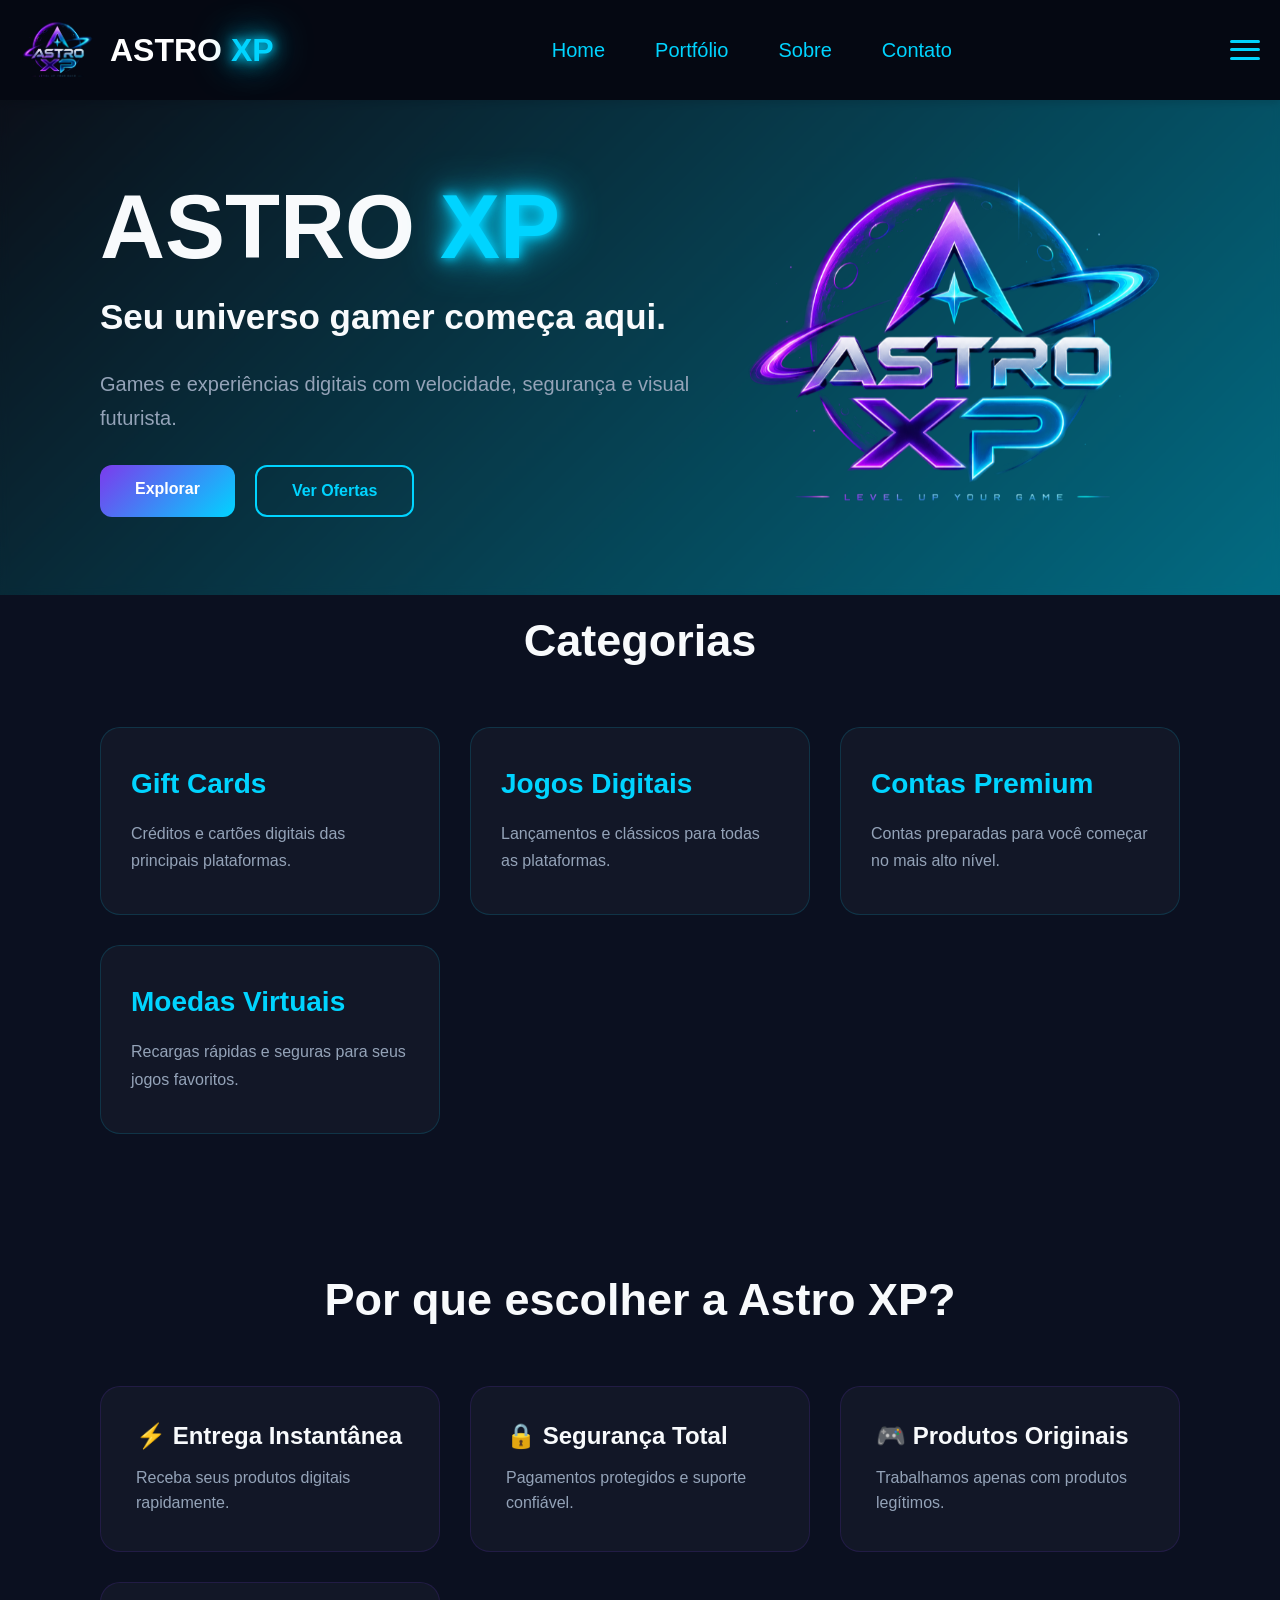
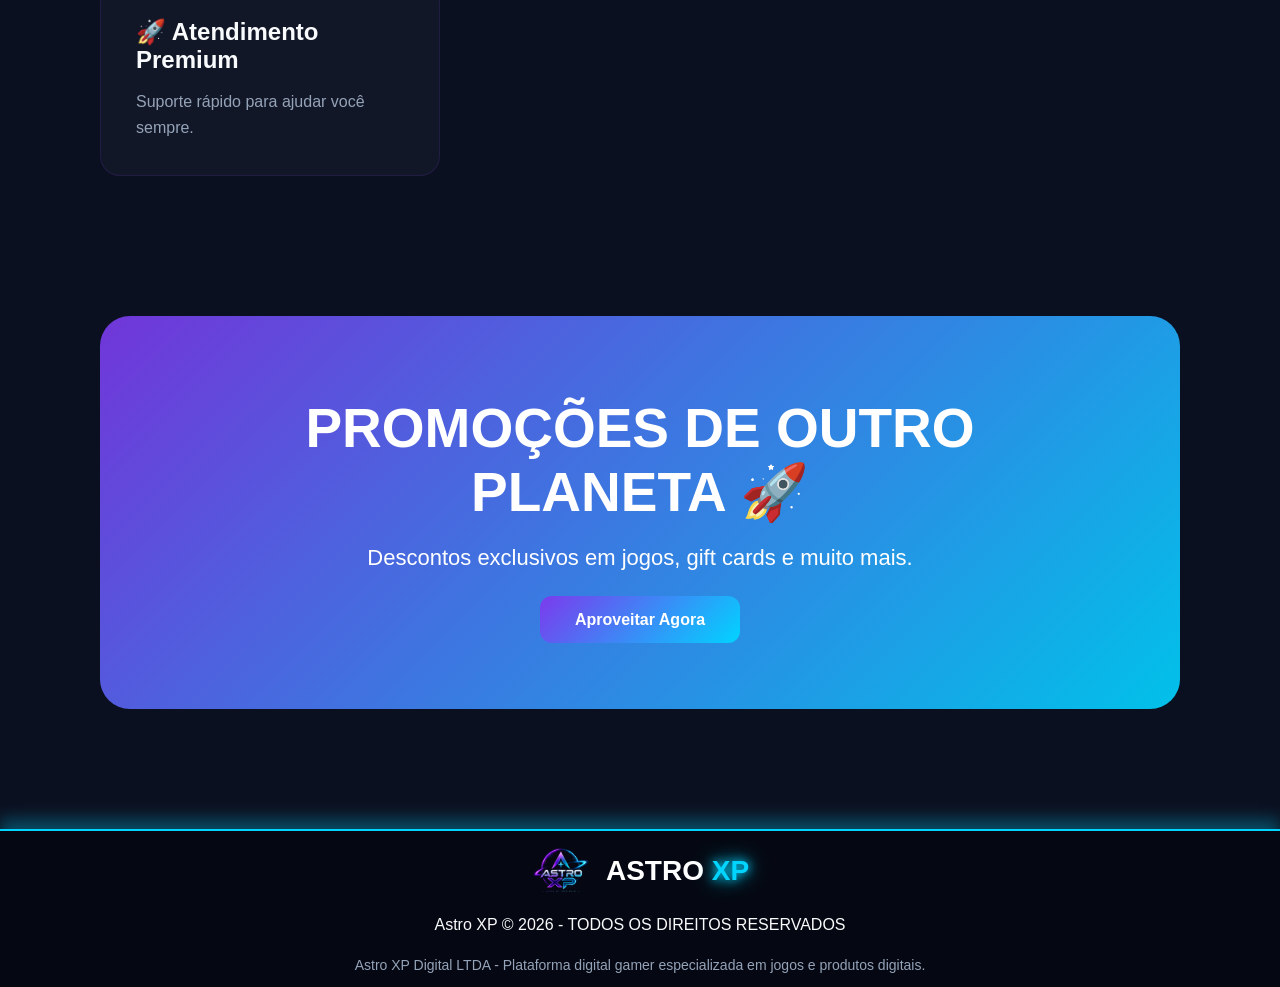
<file: index.html>
<!DOCTYPE html>
<html lang="pt-BR">
<head>
    <meta charset="UTF-8">
    <meta name="viewport" content="width=device-width, initial-scale=1.0">
    <!-- CSS EXTERNO -->
     <link rel="stylesheet" href="./src/css/style.css">
     <link rel="icon" type="image/png" href="./src/assets/imgs/logo.png">
    <title>Astro XP | Home</title>
</head>
<body>

    <div id="inicio">
        <img src="./src/assets/imgs/imghero.gif" alt="imagem" id="imgHero">
        <h1 id="titulo">Carregando...</h1>
        <div class="barra">
            <div class="progresso"></div>
        </div>
    </div>
 
    <header>
 
        <div class="logo-container">
            <img src="./src/assets/imgs/logo.png" alt="logo" id="logo">
            <h1 class="texto-logo">ASTRO <span>XP</span></h1>
        </div>
 
        <nav class="nav-links" id="links">
            <ul>
                <li><a href="./index.html">Home</a></li>
                <li><a href="./pages/portfolio.html">Portfólio</a></li>
                <li><a href="./pages/sobre.html">Sobre</a></li>
                <li><a href="./pages/contato.html">Contato</a></li>
            </ul>
        </nav>
                       <!-- MENU HAMBURGER -->
        <div class="menu-hamburguer" id="menu-icone">
            <span></span>
            <span></span>
            <span></span>
        </div>

    </header>
    <main>

        <section class="home">
            <div class="home-texto">

                <h1>ASTRO <span>XP</span></h1>
                <h2>Seu universo gamer começa aqui.</h2>
                <p>Games e experiências digitais com velocidade, segurança e visual futurista.</p>

                <div class="home-botoes">
                    <a href="./pages/portfolio.html" class="btn-explorar">Explorar</a>
                    <a href="./pages/portfolio.html" class="btn-ofertas">Ver Ofertas</a>
                </div>

            </div>

            <div class="home-img">
                <img src="./src/assets/imgs/logo.png" alt="Astro XP">
            </div>
        </section>

        <section class="categorias">
            <h2 class="section-titulo">Categorias</h2>
            <div class="cards-container">

                <div class="card">

                    <h3>Gift Cards</h3>
                    <p>Créditos e cartões digitais das principais plataformas.</p>

                </div>

                <div class="card">

                    <h3>Jogos Digitais</h3>
                    <p>Lançamentos e clássicos para todas as plataformas.</p>

                </div>

                <div class="card">

                    <h3>Contas Premium</h3>
                    <p>Contas preparadas para você começar no mais alto nível.</p>

                </div>

                <div class="card">

                    <h3>Moedas Virtuais</h3>
                    <p>Recargas rápidas e seguras para seus jogos favoritos.</p>

                </div>

            </div>

        </section>

        <section class="beneficios">
            <h2 class="section-titulo">Por que escolher a Astro XP?</h2>

            <div class="beneficios-container">

                <div class="beneficio">

                    <h3>⚡ Entrega Instantânea</h3>
                    <p>Receba seus produtos digitais rapidamente.</p>

                </div>

                <div class="beneficio">

                    <h3>🔒 Segurança Total</h3>
                    <p>Pagamentos protegidos e suporte confiável.</p>

                </div>

                <div class="beneficio">

                    <h3>🎮 Produtos Originais</h3>
                    <p>Trabalhamos apenas com produtos legítimos.</p>

                </div>

                <div class="beneficio">

                    <h3>🚀 Atendimento Premium</h3>
                    <p>Suporte rápido para ajudar você sempre.</p>

                </div>

            </div>

        </section>

        <!-- BANNER -->
        <section class="banner">

            <h2>PROMOÇÕES DE OUTRO PLANETA 🚀</h2>
            <p> Descontos exclusivos em jogos, gift cards e muito mais.</p>
            <a href="./pages/portfolio.html" class="btn-explorar">Aproveitar Agora</a>

        </section>


    </main>
    
    <footer>

        <div class="footer-logo">
            <img src="./src/assets/imgs/logo.png" alt="Logo Astro XP">
            <h2>ASTRO <span>XP</span></h2>
        </div>
        
        <p class="footer-direitos">Astro XP &copy; 2026 - TODOS OS DIREITOS RESERVADOS</p>
        <p class="footer-info">Astro XP Digital LTDA - Plataforma digital gamer especializada em jogos e produtos digitais.</p>

    </footer>
    <!-- JS EXTERNO -->
    <script src="./src/js/script.js"></script>
</body>
</html>
</file>
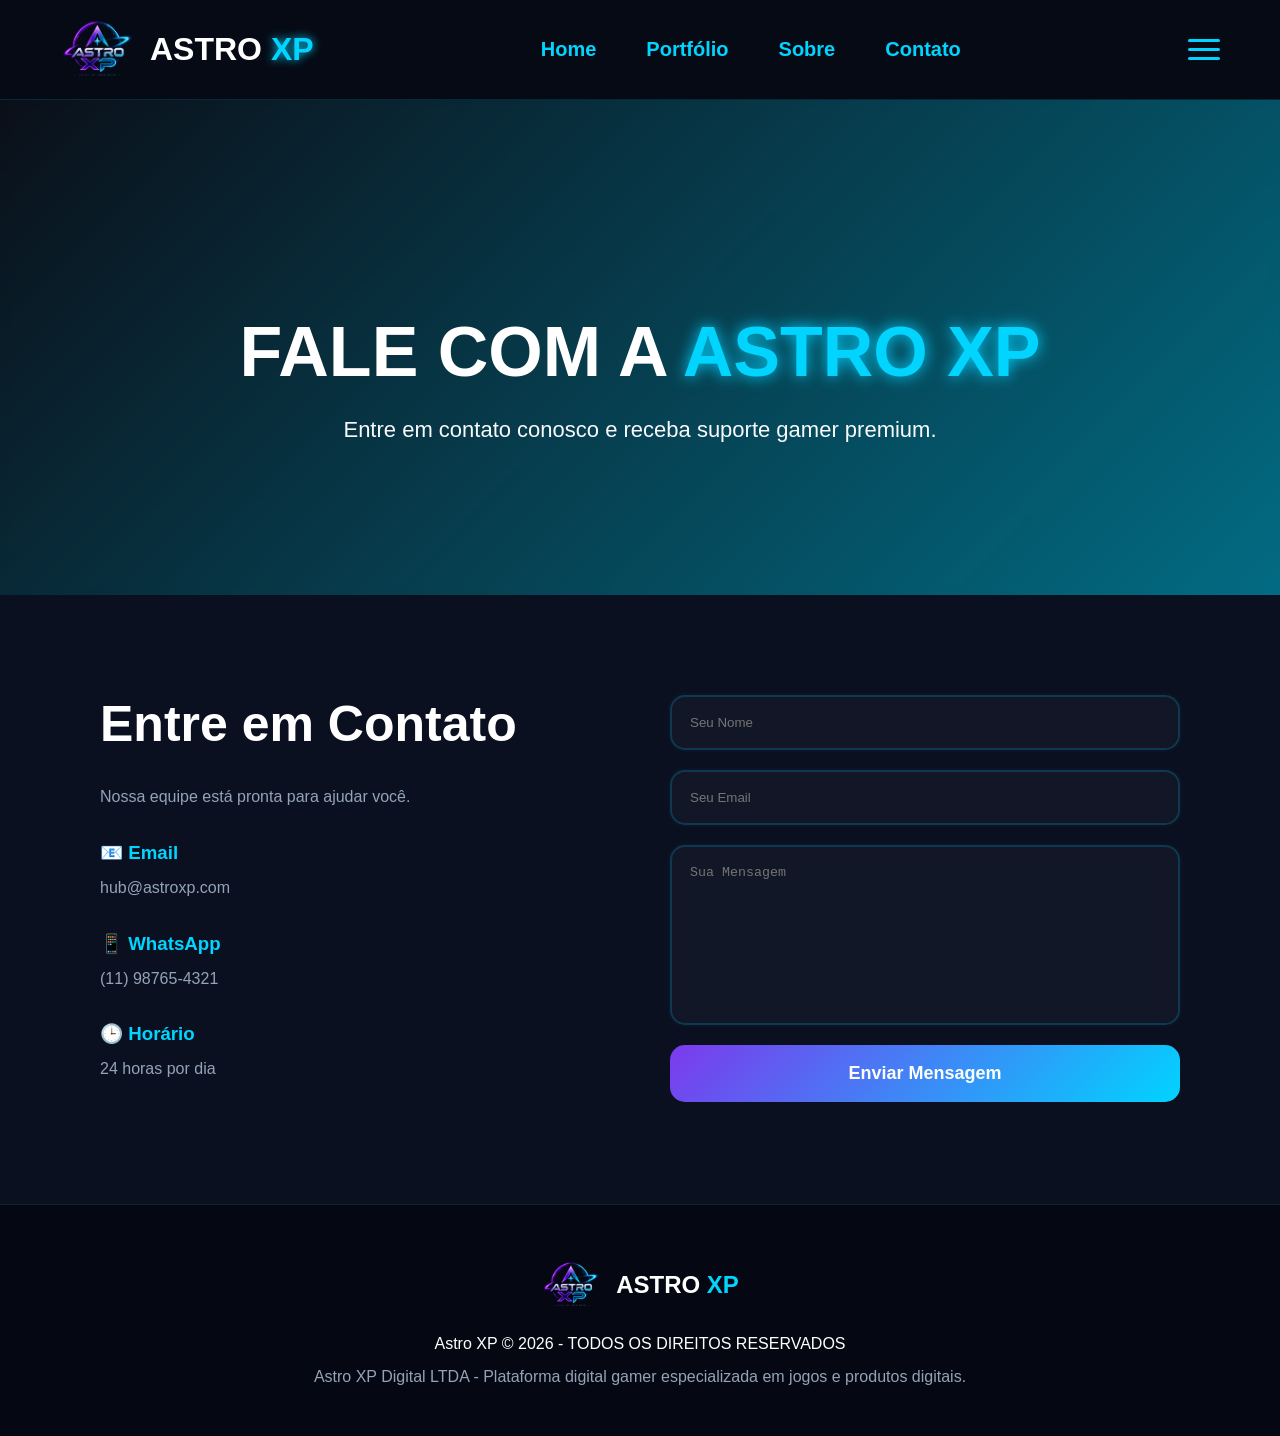
<file: pages/contato.html>
<!DOCTYPE html>
<html lang="pt-BR">
<head>
    <meta charset="UTF-8">
    <meta name="viewport" content="width=device-width, initial-scale=1.0">
    <!-- CSS EXTERNO-->
    <link rel="stylesheet" href="../src/css/contato.css">
    <!-- ÍCONE -->
    <link rel="icon" type="image/png" href="../src/assets/imgs/logo.png">
    <title>Astro XP | Contato</title>
</head>
<body>
    <header>
        <div class="logo-container">
            <img src="../src/assets/imgs/logo.png" alt="logo" id="logo">
            <h1 class="texto-logo">ASTRO <span>XP</span></h1>
        </div>
        <nav class="nav-links" id="links">
            <ul>
                <li><a href="../index.html">Home</a></li>
                <li><a href="./portfolio.html">Portfólio</a></li>
                <li><a href="./sobre.html">Sobre</a></li>
                <li><a href="./contato.html">Contato</a></li>
            </ul>
        </nav>
        <div class="menu-hamburguer" id="menu-icone">
            <span></span>
            <span></span>
            <span></span>
        </div>
    </header>
    <main>
        <section class="contato-1">
            <div class="contato-conteudo">
                <h1>FALE COM A <span>ASTRO XP</span></h1>
                <p>Entre em contato conosco e receba suporte gamer premium.</p>
            </div>
        </section>
        <section class="contato-container">
            <div class="contato-info">
                <h2>Entre em Contato</h2>
                <p>Nossa equipe está pronta para ajudar você.</p>
                <div class="info-item">
                    <h3>📧 Email</h3>
                    <p>hub@astroxp.com</p>
                </div>
                <div class="info-item">
                    <h3>📱 WhatsApp</h3>
                    <p>(11) 98765-4321</p>
                </div>
                <div class="info-item">
                    <h3>🕒 Horário</h3>
                    <p>24 horas por dia</p>
                </div>
            </div>
            <form class="form-contato">
                <input type="text" placeholder="Seu Nome" required>
                <input type="email" placeholder="Seu Email" required>
                <textarea placeholder="Sua Mensagem" required></textarea>
                <button type="submit">Enviar Mensagem</button>
            </form>
        </section>
    </main>
    <footer>
        <div class="footer-logo">
            <img src="../src/assets/imgs/logo.png" alt="Logo Astro XP">
            <h2>ASTRO <span>XP</span></h2>
        </div>
        <p class="footer-direitos">Astro XP &copy; 2026 - TODOS OS DIREITOS RESERVADOS</p>
        <p class="footer-info">Astro XP Digital LTDA - Plataforma digital gamer especializada em jogos e produtos digitais.</p>
    </footer>

    <!-- JS EXTERNO -->
    <script src="../src/js/contato.js"></script>

</body>
</html>
</file>
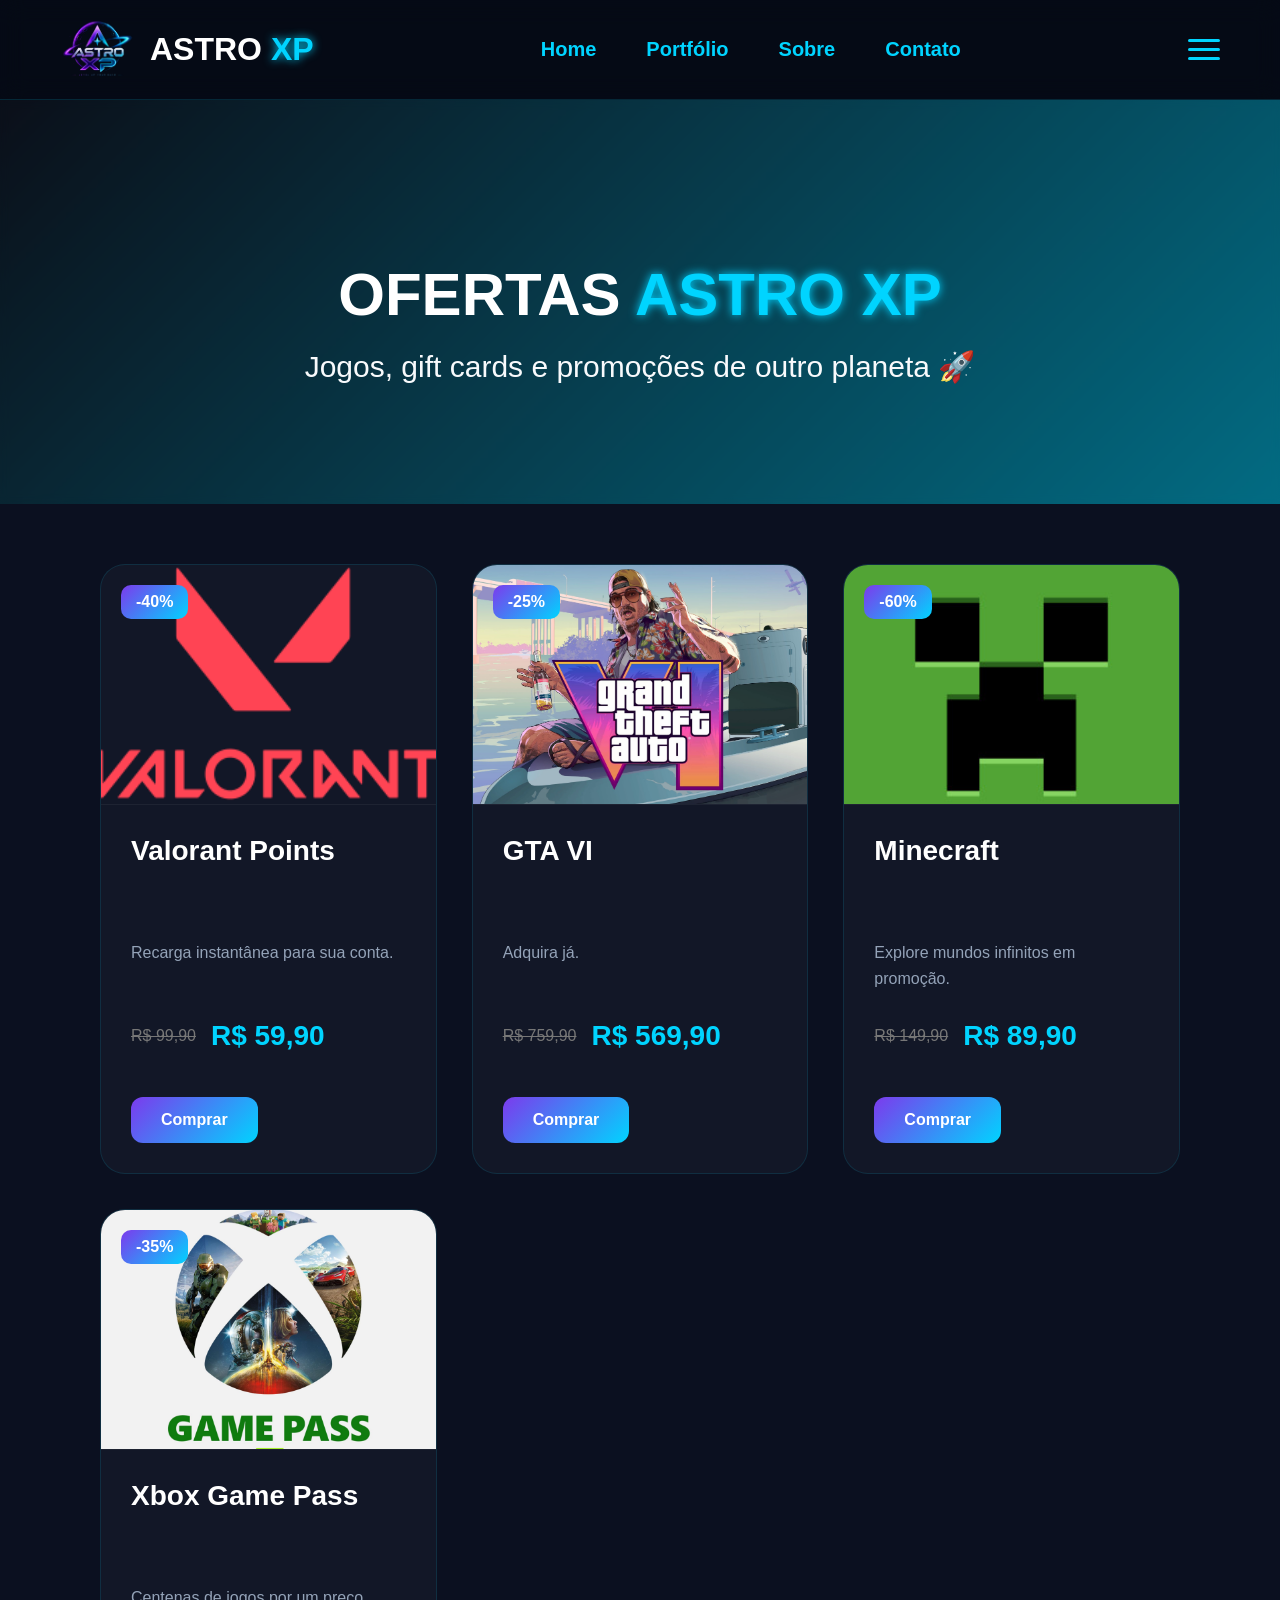
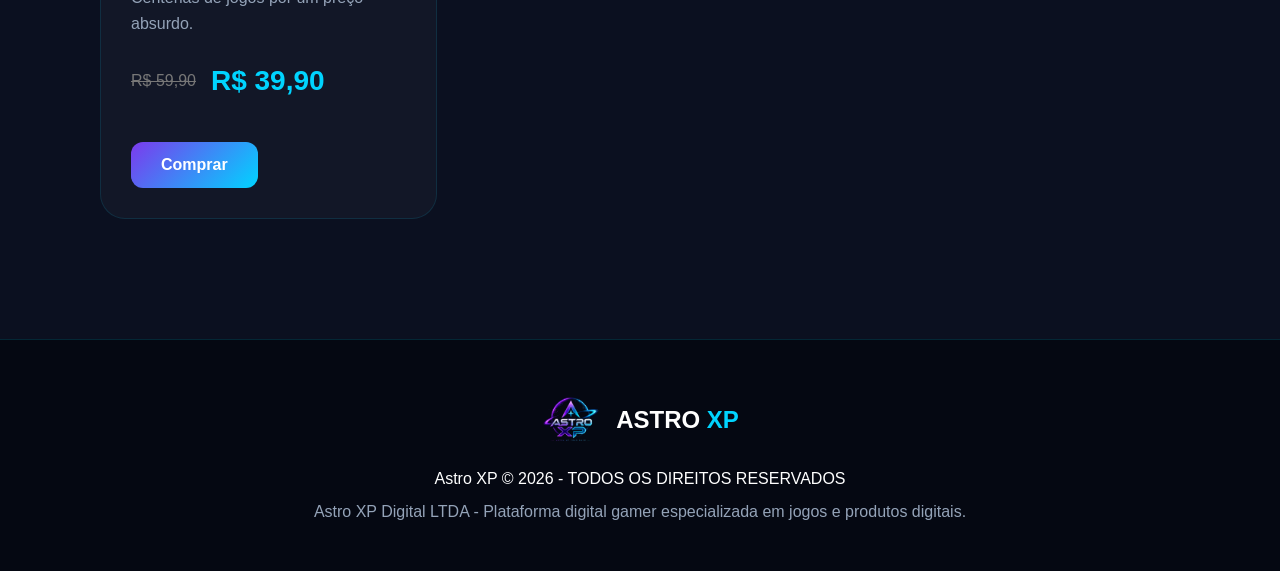
<file: pages/portfolio.html>
<!DOCTYPE html>
<html lang="pt-BR">
<head>

    <meta charset="UTF-8">
    <meta name="viewport" content="width=device-width, initial-scale=1.0">

    <!-- CSS EXTERNO-->
    <link rel="stylesheet" href="../src/css/portfolio.css">

    <!-- ICONE -->
    <link rel="icon" type="image/png" href="../src/assets/imgs/logo.png">

    <title>Astro XP | Portfólio</title>

</head>
<body>
    <header>
        <div class="logo-container">
            <img src="../src/assets/imgs/logo.png" alt="logo" id="logo">
            <h1 class="texto-logo">ASTRO <span>XP</span></h1>
        </div>

        <nav class="nav-links" id="links">
            <ul>
                <li><a href="../index.html">Home</a></li>
                <li><a href="./portfolio.html">Portfólio</a></li>
                <li><a href="./sobre.html">Sobre</a></li>
                <li><a href="./contato.html">Contato</a></li>
            </ul>
        </nav>

        <div class="menu-hamburguer" id="menu-icone">
            <span></span>
            <span></span>
            <span></span>
        </div>

    </header>
    <main>

        <section class="portfolio-1">
            <h1>OFERTAS <span>ASTRO XP</span></h1>
            <p>Jogos, gift cards e promoções de outro planeta 🚀</p>
        </section>

        <section class="portfolio-grid">
            <div class="portfolio-card">
                <span class="promo">-40%</span>
                <img src="../src/assets/imgs/valorant.png" alt="Valorant">
                <div class="portfolio-info">
                    <h2>Valorant Points</h2>
                    <p>Recarga instantânea para sua conta.</p>

                    <div class="precos">
                        <span class="preco-antigo">R$ 99,90</span>
                        <span class="preco">R$ 59,90</span>
                    </div>

                    <a href="#" class="btn-comprar">Comprar</a>
                </div>
            </div>

            <div class="portfolio-card">
                <span class="promo">-25%</span>
                <img src="../src/assets/imgs/gta.jpg" alt="Gta6">
                <div class="portfolio-info">
                    <h2>GTA VI</h2>
                    <p>Adquira já.</p>

                    <div class="precos">
                        <span class="preco-antigo">R$ 759,90</span>
                        <span class="preco">R$ 569,90</span>
                    </div>

                    <a href="#" class="btn-comprar">Comprar</a>
                </div>
            </div>

            <div class="portfolio-card">
                <span class="promo">-60%</span>
                <img src="../src/assets/imgs/minecraft.jpg" alt="Minecraft">
                <div class="portfolio-info">
                    <h2>Minecraft</h2>
                    <p>Explore mundos infinitos em promoção.</p>

                    <div class="precos">
                        <span class="preco-antigo">R$ 149,90</span>
                        <span class="preco">R$ 89,90</span>
                    </div>

                    <a href="#" class="btn-comprar">Comprar</a>
                </div>
            </div>

            <div class="portfolio-card">
                <span class="promo">-35%</span>
                <img src="../src/assets/imgs/xbox.jpg" alt="Game Pass">
                <div class="portfolio-info">
                    <h2>Xbox Game Pass</h2>
                    <p>Centenas de jogos por um preço absurdo.</p>

                    <div class="precos">

                        <span class="preco-antigo">R$ 59,90</span>
                        <span class="preco">R$ 39,90</span>
                    </div>

                    <a href="#" class="btn-comprar">Comprar</a>
                </div>
            </div>
        </section>
    </main>
    <footer>

        <div class="footer-logo">
            <img src="../src/assets/imgs/logo.png" alt="Logo Astro XP">
            <h2>ASTRO <span>XP</span></h2>
        </div>

        <p class="footer-direitos">Astro XP &copy; 2026 - TODOS OS DIREITOS RESERVADOS</p>

        <p class="footer-info">Astro XP Digital LTDA - Plataforma digital gamer especializada em jogos e produtos digitais.</p>

    </footer>

    <!-- JS EXTERNO -->
    <script src="../src/js/portfolio.js"></script>

</body>
</html>
</file>
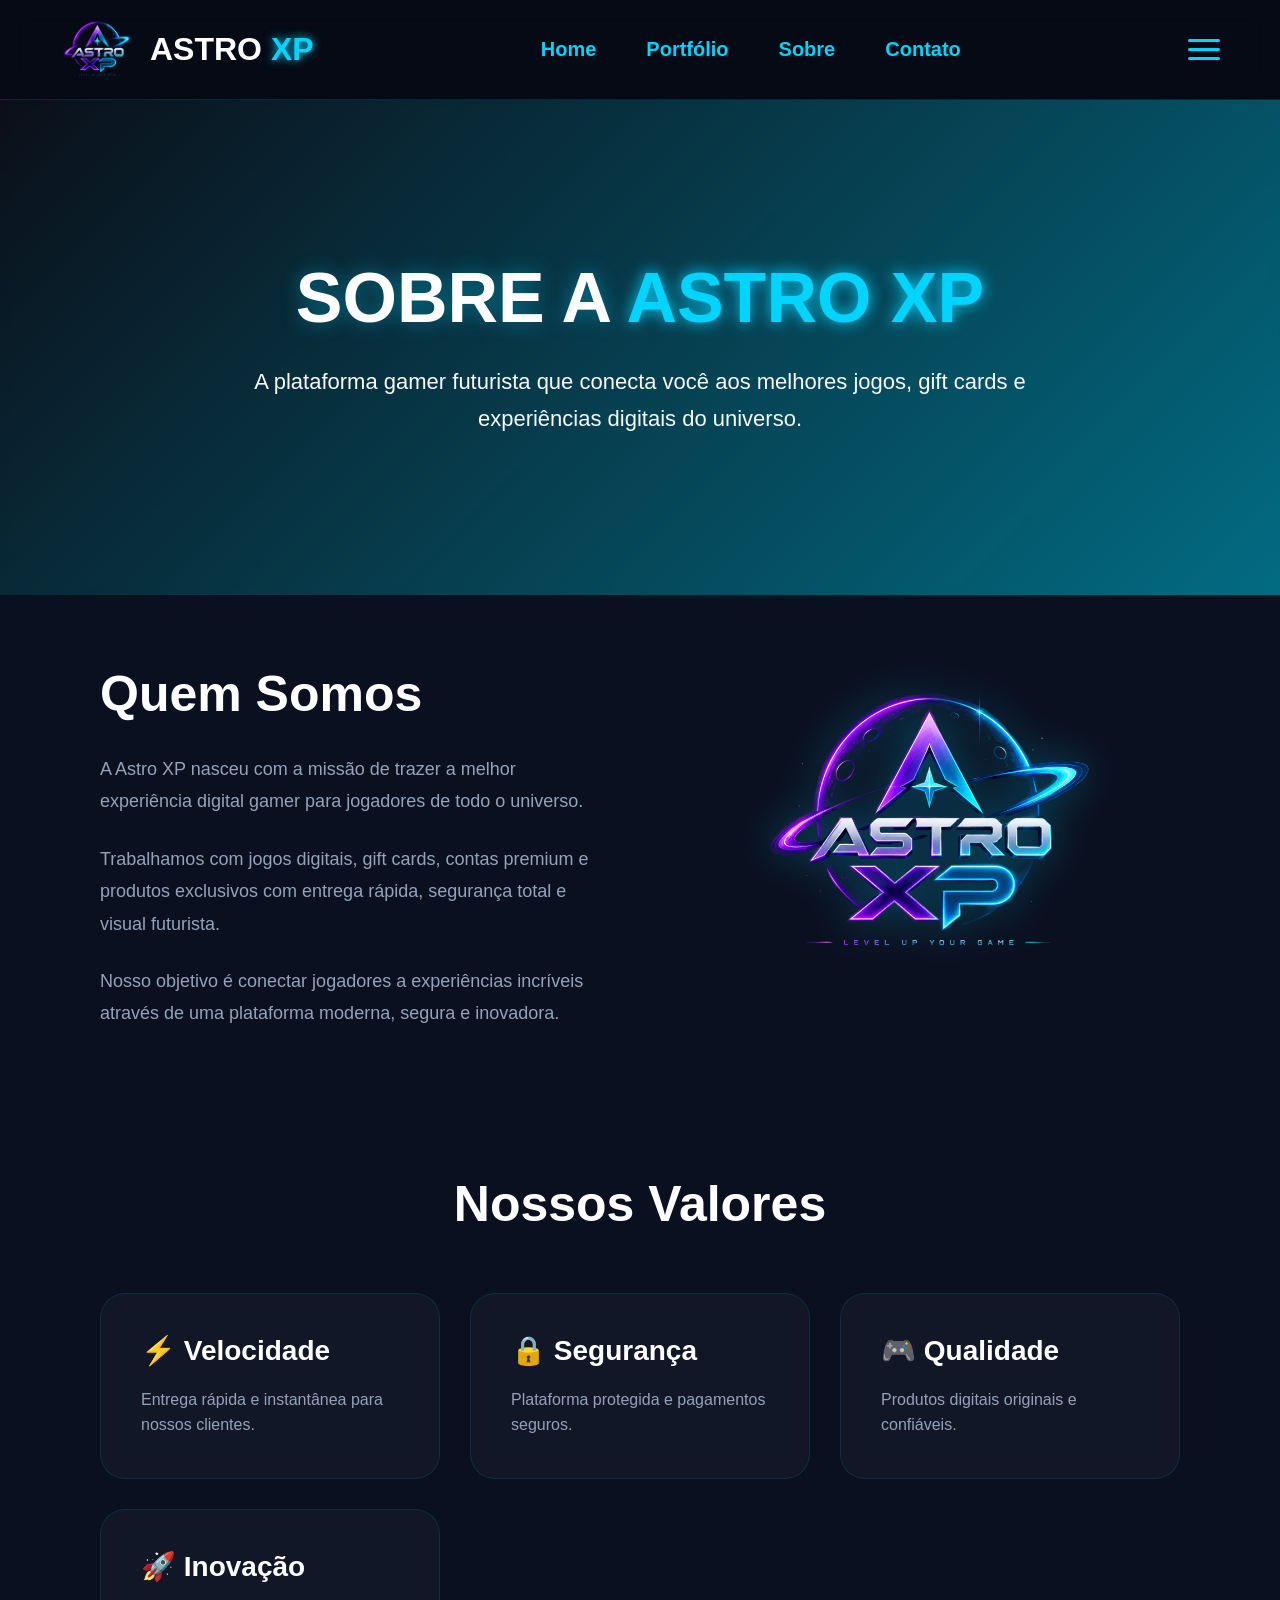
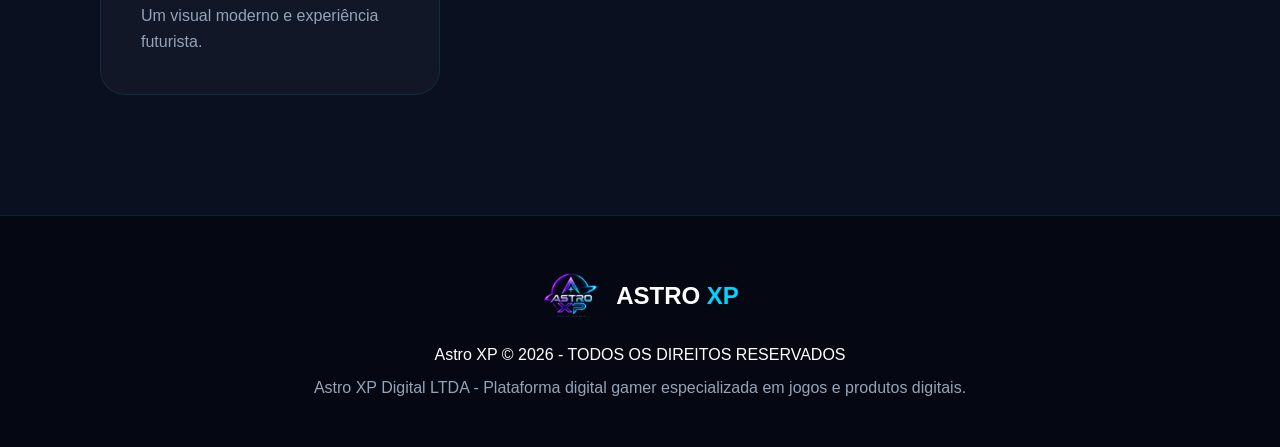
<file: pages/sobre.html>
<!DOCTYPE html>
<html lang="pt-BR">
<head>

    <meta charset="UTF-8">
    <meta name="viewport" content="width=device-width, initial-scale=1.0">
    <!-- CSS EXTERNO -->
    <link rel="stylesheet" href="../src/css/sobre.css">
    <!-- ICONE -->
    <link rel="icon" type="image/png" href="../src/assets/imgs/logo.png">
    <title>Astro XP | Sobre</title>

</head>
<body>

    <header>
        <div class="logo-container">
            <img src="../src/assets/imgs/logo.png" alt="logo" id="logo">
            <h1 class="texto-logo">ASTRO <span>XP</span></h1>
        </div>

        <nav class="nav-links" id="links">
            <ul>
                <li><a href="../index.html">Home</a></li>
                <li><a href="./portfolio.html">Portfólio</a></li>
                <li><a href="./sobre.html">Sobre</a></li>
                <li><a href="./contato.html">Contato</a></li>
            </ul>
        </nav>

        <div class="menu-hamburguer" id="menu-icone">
            <span></span>
            <span></span>
            <span></span>
        </div>
    </header>
    <main>
        <section class="slideshow">
            <div class="slide-conteudo">
                <h1>SOBRE A <span>ASTRO XP</span></h1>
                <p>A plataforma gamer futurista que conecta você aos melhores jogos, gift cards e experiências digitais do universo.</p>
            </div>
        </section>
        <section class="sobre-container">
            <div class="sobre-texto">
                <h2>Quem Somos</h2>
                <p>A Astro XP nasceu com a missão de trazer a melhor experiência digital gamer para jogadores de todo o universo.</p>
                <p>Trabalhamos com jogos digitais, gift cards, contas premium e produtos exclusivos com entrega rápida, segurança total e visual futurista.</p>
                <p>Nosso objetivo é conectar jogadores a experiências incríveis através de uma plataforma moderna, segura e inovadora.</p>
            </div>
            <div class="sobre-img">
                <img src="../src/assets/imgs/logo.png" alt="Astro XP">
            </div>
        </section>
        <section class="valores">
            <h2 class="section-titulo">Nossos Valores</h2>
            <div class="valores-grid">
                <div class="valor-card">
                    <h3>⚡ Velocidade</h3>
                    <p>Entrega rápida e instantânea para nossos clientes.</p>
                </div>
                <div class="valor-card">
                    <h3>🔒 Segurança</h3>
                    <p>Plataforma protegida e pagamentos seguros.</p>
                </div>
                <div class="valor-card">
                    <h3>🎮 Qualidade</h3>
                    <p>Produtos digitais originais e confiáveis.</p>
                </div>
                <div class="valor-card">
                    <h3>🚀 Inovação</h3>
                    <p>Um visual moderno e experiência futurista.</p>
                </div>
            </div>
        </section>
    </main>
    <footer>
        <div class="footer-logo">
            <img src="../src/assets/imgs/logo.png" alt="Logo Astro XP">
            <h2>ASTRO <span>XP</span></h2>
        </div>
        <p class="footer-direitos">Astro XP &copy; 2026 - TODOS OS DIREITOS RESERVADOS</p>
        <p class="footer-info">Astro XP Digital LTDA - Plataforma digital gamer especializada em jogos e produtos digitais.</p>
    </footer>

    <!-- JS EXTERNO -->
    <script src="../src/js/sobre.js" defer></script>

</body>
</html>
</file>
<file: src/css/style.css>
:root{
    --corbg: #0B1020;
    --corprincipal: #7C3AED;
    --corsecundaria: #00D4FF;
    --branco: #F8FAFC;
    --texto: #94A3B8;
    --corheader: #050812;
}
 
*{
    margin: 0;
    padding: 0;
    box-sizing: border-box;
}
 
body{
    background-color: var(--corbg);
    font-family: 'Orbitron', sans-serif;
    min-height: 150vh;
    display: flex;
    flex-direction: column;
}
 
main{
    flex: 1;
}
 
header{
    background:var(--corheader);
    height: 100px;
    padding: 20px;
    display:flex;
    justify-content:space-between;
    align-items:center;
    box-shadow:0 5px 5px var(--corsecundaria);
    
}
 
#logo{
    width: 75px;
}
 
.logo-container{
    display: flex;
    align-items: center;
    gap: 15px;
}

.texto-logo{
    font-family: 'Orbitron', sans-serif;
    font-size: 32px;
    font-weight: 700;
    color: white;
}

.texto-logo span{
    color: var(--corsecundaria);
    text-shadow:
        0 0 10px var(--corsecundaria),
        0 0 20px var(--corsecundaria),
        0 0 40px var(--corsecundaria);
}

header nav ul{
    display: flex;
    align-items: center;
    gap: 50px;

    list-style: none;
}
 
header nav ul li a{
    text-decoration: none;
    color: var(--corsecundaria);
    font-size: 20px;
    font-weight: 600;
    position: relative;
    transition: .3s;
}
 
header nav ul li a:hover{
    color: var(--branco);
    text-shadow:
        0 0 10px var(--corsecundaria);
}
 
.nav-links{
    display: flex;
    justify-content: flex-end;
    align-items: center;
}
 
.nav-links a {
    text-decoration: none;
    color: var(--corsecundaria);
    font-weight:500;
   
}


main{
    flex: 1;
    padding-top: 120px;
}

.home{
    min-height: 55vh;
    display: flex;
    justify-content: space-between;
    align-items: center;
    padding: 0 100px;
    overflow: hidden;
    margin-top: -120px;
    position: relative;
    background: linear-gradient(-45deg, #0B1020, #7C3AED, #00D4FF, #111827);
    background-size: 400% 400%;
    animation: gradientFlow 15s ease infinite;
}

.home::before{
    content: "";
    position: absolute;
    inset: 0;
    background: rgba(0,0,0,.35);
    backdrop-filter: blur(4px);
}

.home-texto,
.home-img{
    position: relative;
    z-index: 2;
}

@keyframes gradientFlow{
    0%{ background-position: 0% 50%; }
    50%{ background-position: 100% 50%; }
    100%{ background-position: 0% 50%; }
}


.home-texto h1{
    font-size: 90px;
    font-family: 'Orbitron', sans-serif;
    color: var(--branco);
    line-height: 1.1;
}

.home-texto h1 span{
    color: var(--corsecundaria);
    text-shadow:
        0 0 10px var(--corsecundaria),
        0 0 20px var(--corsecundaria),
        0 0 40px var(--corsecundaria);
}

.home-texto h2{
    font-size: 35px;
    color: var(--branco);
    margin-top: 20px;
}

.home-texto p{
    color: var(--texto);
    font-size: 20px;
    line-height: 1.7;
    margin: 30px 0;
}

.home-botoes{
    display: flex;
    gap: 20px;
}

.btn-explorar,
.btn-ofertas{
    padding: 15px 35px;
    border-radius: 12px;
    text-decoration: none;
    font-weight: 700;
    transition: .3s;
}

.btn-explorar{
    background: linear-gradient(135deg, var(--corprincipal), var(--corsecundaria));
    color: white;
}

.btn-explorar:hover{
    transform: translateY(-5px);
    box-shadow:
        0 0 20px rgba(0, 212, 255, 0.4);
}

.btn-ofertas{
    border: 2px solid var(--corsecundaria);

    color: var(--corsecundaria);
}

.btn-ofertas:hover{
    background: var(--corsecundaria);
    color: var(--corbg);
    transform: translateY(-5px);
}


.home-img img{
    width: 450px;
    animation: flutuar 4s ease-in-out infinite;
}

@keyframes flutuar{

    0%{
        transform: translateY(0px);
    }

    50%{
        transform: translateY(-20px);
    }

    100%{
        transform: translateY(0px);
    }

}

.section-titulo{
    text-align: center;
    font-size: 45px;
    color: var(--branco);
    margin-bottom: 60px;
    font-family: 'Orbitron', sans-serif;
    margin-top: 20px;
}

.categorias{
    padding: 0px 100px;
}

.cards-container{
    display: grid;
    grid-template-columns: repeat(auto-fit, minmax(250px, 1fr));
    gap: 30px;
}

.card{
    background: rgba(255,255,255,0.03);
    border: 1px solid rgba(0,212,255,0.15);
    border-radius: 20px;
    padding: 40px 30px;
    transition: .1s;
}

.card:hover{
    transform: translateY(-10px);
    box-shadow:
        0 0 20px rgba(0,212,255,0.15);
}

.card h3{
    color: var(--corsecundaria);
    font-size: 28px;
    margin-bottom: 20px;
}

.card p{
    color: var(--texto);
    line-height: 1.7;
}

.beneficios{
    padding: 120px 100px;
}

.beneficios-container{
    display: grid;
    grid-template-columns: repeat(auto-fit, minmax(250px, 1fr));
    gap: 30px;
}

.beneficio{
    background: rgba(255,255,255,0.03);
    border-radius: 20px;
    padding: 35px;
    border: 1px solid rgba(124,58,237,0.15);
    transition: .1s;
}

.beneficio:hover{
    transform: translateY(-10px);
    box-shadow: 0 0 20px rgba(124,58,237,0.2);
}

.beneficio h3{
    color: var(--branco);
    margin-bottom: 15px;
    font-size: 24px;
}

.beneficio p{
    color: var(--texto);
    line-height: 1.6;
}

.banner{
    margin: 20px 100px;
    padding: 80px;
    border-radius: 30px;
    text-align: center;
    background: linear-gradient(135deg,rgba(124,58,237,.9),rgba(0,212,255,.9));
}

.banner h2{
    font-size: 55px;
    color: white;
    margin-bottom: 20px;
    font-family: 'Orbitron', sans-serif;
}

.banner p{
    color: white;
    font-size: 22px;
    margin-bottom: 40px;
}

/* HERO INICIAL */

#inicio{
    position: fixed;
    top: 0;
    left: 0;
    width: 100%;
    height: 100vh;
    background:
    radial-gradient(circle at top,rgba(124,58,237,.25),transparent 40%),#0B1020;
    display: flex;
    flex-direction: column;
    justify-content: center;
    align-items: center;
    z-index: 99999;
    animation: desaparecer 1s ease forwards;
    animation-delay: 3.5s;
}

#imgHero{
    width: 220px;
    margin-bottom: 30px;
    margin-right: 60px;
}

#titulo{
    font-family: 'Orbitron', sans-serif;
    font-size: 50px;
    color: white;
    letter-spacing: 3px;
    margin-bottom: 40px;
    text-shadow:0 0 10px var(--corsecundaria),0 0 20px var(--corsecundaria);
}


.barra{
    width: 350px;
    height: 10px;
    background: rgba(255,255,255,0.08);
    border-radius: 30px;
    overflow: hidden;
    border: 1px solid rgba(0,212,255,0.15);
}

.progresso{
    width: 0%;
    height: 100%;
    border-radius: 30px;
    background: linear-gradient(90deg,var(--corprincipal),var(--corsecundaria));
    box-shadow:0 0 10px var(--corsecundaria),0 0 20px var(--corsecundaria);
    animation: carregar 3s ease forwards;
}

@keyframes carregar{

    0%{
        width: 0%;
    }

    100%{
        width: 100%;
    }

}

@keyframes desaparecer{

    0%{
        opacity: 1;
        visibility: visible;
    }

    100%{
        opacity: 0;
        visibility: hidden;
    }

}

footer{
    width: 100%;
    padding: 10px;
    background: var(--corheader);
    border-top: 2px solid var(--corsecundaria);
    box-shadow: 0 -10px 15px rgba(0, 212, 255, 0.3);
    display: flex;
    flex-direction: column;
    align-items: center;
    justify-content: center;
    text-align: center;
    margin-top: 100px;
}

.footer-logo{
    display: flex;
    align-items: center;
    gap: 15px;
    margin-bottom: 15px;
}

.footer-logo img{
    width: 60px;
}

.footer-logo h2{
    font-family: 'Orbitron', sans-serif;
    font-size: 28px;
    color: white;
}

.footer-logo span{
    color: var(--corsecundaria);
    text-shadow:
        0 0 10px var(--corsecundaria),
        0 0 20px var(--corsecundaria);
}

.footer-direitos{
    color: var(--branco);
    font-size: 16px;
    margin-bottom: 20px;
}

.footer-info{
    color: var(--texto);
    font-size: 14px;
    max-width: 800px;
    line-height: 1.6;
}

.menu-hamburguer{
    display:flex;
    flex-direction:column;
    justify-content:space-around;
    width:30px;
    height:25px;
    cursor:pointer;
    z-index:1000;
}
 
.menu-hamburguer span{
    width:100%;
    height:3px;
    background:var(--corsecundaria);
    border-radius:10px;
    transition:0.3s;
}
/*  RESPONSIVIDADE */

@media(max-width: 1200px){

    .home{
        padding: 0 60px;
        gap: 50px;
    }

    .home-texto h1{
        font-size: 70px;
    }

    .home-img img{
        width: 350px;
    }

}


@media(max-width: 900px){


    header{
        padding: 20px 30px;
    }

    .menu-hamburguer{
        display: flex;
    }

    .nav-links{
        position: absolute;
        top: 100px;
        right: 0;
        width: 100%;
        background: rgba(5, 8, 18, 0.97);
        backdrop-filter: blur(12px);
        padding: 40px 0;
        display: none;
        justify-content: center;
        align-items: center;
        border-bottom:1px solid rgba(0,212,255,.15);
    }

    .nav-links.ativo{
        display: flex;
    }

    .nav-links ul{
        flex-direction: column;
        gap: 35px;
    }

    header nav ul li a{
        font-size: 24px;
    }

    .home{
        flex-direction: column;
        justify-content: center;
        text-align: center;
        padding: 150px 40px 80px;
        gap: 60px;
    }

    .home-texto{
        max-width: 100%;
    }

    .home-texto h1{
        font-size: 65px;
    }

    .home-texto h2{
        font-size: 32px;
    }

    .home-texto p{
        font-size: 18px;
    }

    .home-botoes{
        justify-content: center;
    }

    .home-img img{
        width: 320px;
    }


    .categorias{
        padding: 100px 40px;
    }

    .beneficios{
        padding: 100px 40px;
    }


    .banner{
        margin: 80px 40px;
        padding: 60px 40px;
    }

    .banner h2{
        font-size: 40px;
    }

    .banner p{
        font-size: 18px;
    }

}

@media(max-width: 600px){


    header{
        height: 90px;
        padding: 15px 20px;
    }

    #logo{
        width: 55px;
    }

    .texto-logo{
        font-size: 24px;
    }

    #imgHero{
        width: 180px;
    }

    #titulo{
        font-size: 35px;
    }

    .barra{
        width: 260px;
    }

    .home{
        padding: 130px 20px 60px;
    }

    .home-texto h1{
        font-size: 50px;
    }

    .home-texto h2{
        font-size: 26px;
    }

    .home-texto p{
        font-size: 16px;
    }

    .home-botoes{
        flex-direction: column;
        align-items: center;
    }

    .btn-explorar,
    .btn-ofertas{
        width: 100%;
        max-width: 280px;
        text-align: center;
    }

    .home-img img{
        width: 240px;
    }

    .section-titulo{
        font-size: 32px;
    }

    .cards-container{
        grid-template-columns: 1fr;
    }

    .card{
        padding: 30px 25px;
    }

    .card h3{
        font-size: 24px;
    }

    .beneficios-container{
        grid-template-columns: 1fr;
    }

    .beneficio{
        padding: 30px 25px;
    }

    .beneficio h3{
        font-size: 22px;
    }

    .banner{
        margin: 60px 20px;
        padding: 50px 25px;
    }

    .banner h2{
        font-size: 30px;
        line-height: 1.3;
    }

    .banner p{
        font-size: 16px;
    }

    footer{
        padding: 40px 20px;
    }

    .footer-logo{
        flex-direction: column;
        gap: 10px;
    }

    .footer-logo img{
        width: 60px;
    }

    .footer-logo h2{
        font-size: 24px;
    }

    .footer-direitos{
        font-size: 14px;
        line-height: 1.6;
    }

    .footer-info{
        font-size: 13px;
        line-height: 1.7;
    }

}
</file>
<file: src/css/contato.css>
:root{

    --corbg: #0B1020;
    --corprincipal: #7C3AED;
    --corsecundaria: #00D4FF;
    --branco: #F8FAFC;
    --texto: #94A3B8;
    --corheader: #050812;

}

*{
    margin: 0;
    padding: 0;
    box-sizing: border-box;
}

body{
    background: var(--corbg);
    color: white;
    font-family: 'Exo 2', sans-serif;
}

header{
    top: 0;
    left: 0;
    width: 100%;
    height: 100px;
    padding: 20px 60px;
    display: flex;
    justify-content: space-between;
    align-items: center;
    background: rgba(5, 8, 18, 0.75);
    border-bottom: 1px solid rgba(0,212,255,.15);
    z-index: 2500;
}

.logo-container{
    display: flex;
    align-items: center;
    gap: 15px;
}

#logo{
    width: 75px;
}

.texto-logo{
    font-family: 'Orbitron', sans-serif;
    font-size: 32px;
}

.texto-logo span{
    color: var(--corsecundaria);
    text-shadow: 0 0 10px var(--corsecundaria);
}

.nav-links{
    display: flex;
}

.nav-links ul{
    display: flex;
    gap: 50px;
    list-style: none;
}

.nav-links a{
    text-decoration: none;
    color: var(--corsecundaria);
    font-size: 20px;
    font-weight: 600;
    transition: .3s;
}

.nav-links a:hover{
    color: white;
}

.menu-hamburguer{
    display: flex;
    flex-direction: column;
    justify-content: center;
    align-items: center;
    gap: 6px;
    cursor: pointer;
    position: relative;
    z-index: 3000;
}

.menu-hamburguer span{
    width: 32px;
    height: 3px;
    background: var(--corsecundaria);
    border-radius: 10px;
}

.contato-1{
    width: 100%;
    min-height: 55vh;
    display: flex;
    justify-content: center;
    align-items: center;
    text-align: center;
    padding: 180px 20px 120px;
    position: relative;
    overflow: hidden;
    background:
    linear-gradient(
        -45deg,
        #0B1020,
        #7C3AED,
        #00D4FF,
        #111827
    );
    background-size: 400% 400%;
    animation: gradientFlow 15s ease infinite;
}

.contato-1::before{
    content: "";
    position: absolute;
    inset: 0;
    background: rgba(0,0,0,.35);
    backdrop-filter: blur(4px);
}

.contato-conteudo{
    position: relative;
    z-index: 2;
}

.contato-conteudo h1{
    font-size: 70px;
    font-family: 'Orbitron', sans-serif;
    margin-bottom: 25px;
}

.contato-conteudo span{
    color: var(--corsecundaria);
    text-shadow: 0 0 15px var(--corsecundaria);
}

.contato-conteudo p{
    font-size: 22px;
    color: var(--branco);
}

@keyframes gradientFlow{

    0%{
        background-position: 0% 50%;
    }

    50%{
        background-position: 100% 50%;
    }

    100%{
        background-position: 0% 50%;
    }

}

.contato-container{
    padding: 100px;
    display: flex;
    justify-content: space-between;
    gap: 60px;
}

.contato-info{
    flex: 1;
}

.contato-info h2{
    font-size: 50px;
    margin-bottom: 30px;
    font-family: 'Orbitron', sans-serif;
}

.contato-info p{
    color: var(--texto);
    line-height: 1.8;
    margin-bottom: 20px;
}

.info-item{
    margin-top: 30px;
}

.info-item h3{
    margin-bottom: 10px;
    color: var(--corsecundaria);
}

.form-contato{
    flex: 1;
    display: flex;
    flex-direction: column;
    gap: 20px;
}

.form-contato input,
.form-contato textarea{
    width: 100%;
    padding: 18px;
    border: 2px solid rgba(0,212,255,.18);
    background: rgba(255,255,255,.03);
    border-radius: 15px;
    color: white;
    outline: none;
    transition: .35s;
    box-shadow: 0 0 5px rgba(0,212,255,.08);
    backdrop-filter: blur(10px);
}

.form-contato input:focus,
.form-contato textarea:focus{
    border-color: var(--corsecundaria);
    box-shadow: 0 0 10px var(--corsecundaria), 0 0 25px rgba(0,212,255,.45), 0 0 45px rgba(0,212,255,.25);
    transform: scale(1.01);
}

.form-contato textarea{
    height: 180px;
    resize: none;
}

.form-contato button{
    padding: 18px;
    border: none;
    border-radius: 15px;
    background:
    linear-gradient( 135deg, var(--corprincipal), var(--corsecundaria));
    color: white;
    font-size: 18px;
    font-weight: bold;
    cursor: pointer;
    transition: .3s;
}

.form-contato button:hover{
    transform: translateY(-5px);
}

footer{
    padding: 50px 20px;
    background: var(--corheader);
    text-align: center;
    border-top: 1px solid rgba(0,212,255,.15);
}

.footer-logo{
    display: flex;
    justify-content: center;
    align-items: center;
    gap: 15px;
    margin-bottom: 20px;
}

.footer-logo img{
    width: 60px;
}

.footer-logo h2{
    font-family: 'Orbitron', sans-serif;
}

.footer-logo span{
    color: var(--corsecundaria);
}

.footer-direitos{
    margin-bottom: 15px;
}

.footer-info{
    color: var(--texto);
}

/* RESPONSIVIDADE */

@media(max-width: 900px){

    .nav-links{
        position: fixed;
        top: 100px;
        left: 0;
        width: 100%;
        background: rgba(5,8,18,.97);
        padding: 40px 0;
        display: none;
        justify-content: center;
        z-index: 2000;
    }

    .nav-links.ativo{
        display: flex;
    }

    .nav-links ul{
        flex-direction: column;
        align-items: center;
        gap: 35px;
    }

    .contato-container{
        flex-direction: column;
        padding: 60px 40px;
    }

}

@media(max-width: 600px){

    header{
        padding: 20px;
    }

    #logo{
        width: 55px;
    }

    .texto-logo{
        font-size: 24px;
    }

    .contato-conteudo h1{
        font-size: 42px;
    }

    .contato-conteudo p{
        font-size: 18px;
    }

    .contato-info h2{
        font-size: 36px;
    }

}
</file>
<file: src/css/portfolio.css>
:root{

    --corbg: #0B1020;
    --corprincipal: #7C3AED;
    --corsecundaria: #00D4FF;
    --branco: #F8FAFC;
    --texto: #94A3B8;
    --corheader: #050812;

}

*{
    margin: 0;
    padding: 0;
    box-sizing: border-box;
}

body{
    background: var(--corbg);
    color: white;
    font-family: 'Exo 2', sans-serif;
}

header{
    top: 0;
    left: 0;
    width: 100%;
    height: 100px;
    padding: 20px 60px;
    display: flex;
    justify-content: space-between;
    align-items: center;
    background: rgba(5, 8, 18, 0.75);
    backdrop-filter: blur(12px);
    border-bottom: 1px solid rgba(0,212,255,.15);
    z-index: 1000;
}

.logo-container{
    display: flex;
    align-items: center;
    gap: 15px;
}

#logo{
    width: 75px;
}

.texto-logo{
    font-family: 'Orbitron', sans-serif;
    font-size: 32px;
}

.texto-logo span{
    color: var(--corsecundaria);
    text-shadow: 0 0 10px var(--corsecundaria);
}

.nav-links ul{
    display: flex;
    gap: 50px;
    list-style: none;
}

.nav-links a{
    text-decoration: none;
    color: var(--corsecundaria);
    font-size: 20px;
    font-weight: 600;
    transition: .3s;
}

.nav-links a:hover{
    color: white;
}

.menu-hamburguer{
    display: flex;
    flex-direction: column;
    justify-content: center;
    align-items: center;
    gap: 6px;
    cursor: pointer;
    z-index: 2000;
}

.menu-hamburguer span{
    width: 32px;
    height: 3px;
    background: var(--corsecundaria);
    border-radius: 10px;
}

.portfolio-1{
    padding: 180px 20px 100px;
    text-align: center;
    position: relative;
    overflow: hidden;
    background: linear-gradient(-45deg, #0B1020, #7C3AED, #00D4FF, #111827);
    background-size: 400% 400%;
    animation: gradientFlow 15s ease infinite;
}

.portfolio-1::before{
    content: "";
    position: absolute;
    inset: 0;
    background: rgba(0,0,0,.35);
    backdrop-filter: blur(4px);
}

.portfolio-1 h1{
    font-size: 60px;
    position: relative;
    margin-top: -20px;
    margin-bottom: 20px;
    z-index: 2;
}

.portfolio-1 p{
    margin-bottom: 20px;
    z-index: 2;
    font-size: 30px;
    position: relative;
    color: var(--branco);
}

@keyframes gradientFlow{
    0%{ background-position: 0% 50%; }
    50%{ background-position: 100% 50%; }
    100%{ background-position: 0% 50%; }
}

.portfolio-1 span{
    color: var(--corsecundaria);
    text-shadow: 0 0 10px var(--corsecundaria);
}


.portfolio-grid{
    padding: 60px 100px 120px;
    display: grid;
    grid-template-columns: repeat(auto-fit, minmax(320px, 1fr));
    gap: 35px;
}

.portfolio-card{
    position: relative;
    background: rgba(255,255,255,.03);
    border: 1px solid rgba(0,212,255,.12);
    border-radius: 25px;
    overflow: hidden;
    transition: .4s;
    display: flex;
    flex-direction: column;
}

.portfolio-card:hover{
    transform: translateY(-10px);
    box-shadow:0 0 20px rgba(0,212,255,.15);
}

.promo{
    position: absolute;
    top: 20px;
    left: 20px;
    background: linear-gradient(135deg,var(--corprincipal),var(--corsecundaria));
    padding: 8px 15px;
    border-radius: 10px;
    font-weight: bold;
}

.portfolio-card img{
    width: 100%;
    height: 240px;
    display: block;
    object-fit: cover;
    object-position: center;
    border-bottom: 1px solid rgba(255,255,255,.05);
}

.portfolio-info{
    padding: 30px;
    display: flex;
    flex-direction: column;
    justify-content: space-between;
    flex: 1;
    gap: 20px;
}

.portfolio-info h2{
    font-size: 28px;
    margin-bottom: 15px;
    min-height: 70px;
}

.portfolio-info p{
    color: var(--texto);
    line-height: 1.6;
    min-height: 60px;
}

.precos{
    margin-top: auto;
    display: flex;
    align-items: center;
    gap: 15px;
    margin-bottom: 25px;
}

.preco-antigo{
    color: #777;
    text-decoration: line-through;
}

.preco{
    color: var(--corsecundaria);
    font-size: 28px;
    font-weight: bold;
}

.btn-comprar{
    display: inline-block;
    padding: 14px 30px;
    border-radius: 12px;
    text-decoration: none;
    background: linear-gradient(135deg, var(--corprincipal), var(--corsecundaria));

    color: white;
    font-weight: bold;
    transition: .3s;
    width: fit-content;
}

.btn-comprar:hover{
    transform: translateY(-5px);
}

footer{
    padding: 50px 20px;
    background: var(--corheader);
    text-align: center;
    border-top: 1px solid rgba(0,212,255,.15);
}

.footer-logo{
    display: flex;
    justify-content: center;
    align-items: center;
    gap: 15px;
    margin-bottom: 20px;
}

.footer-logo img{
    width: 60px;
}

.footer-logo h2{
    font-family: 'Orbitron', sans-serif;
}

.footer-logo span{
    color: var(--corsecundaria);
}

.footer-direitos{
    margin-bottom: 15px;
}

.footer-info{
    color: var(--texto);
}

/* RESPONSIVIDADE */


@media(max-width: 900px){

    .menu-hamburguer{
        display: flex;
    }

    .nav-links{
        position: absolute;
        top: 100px;
        right: 0;
        width: 100%;
        background: rgba(5,8,18,.97);
        padding: 40px 0;
        display: none;
        justify-content: center;
    }

    .nav-links.ativo{
        display: flex;
    }

    .nav-links ul{
        flex-direction: column;
        text-align: center;
        gap: 35px;
    }

    .portfolio-grid{
        padding: 0 40px 100px;
    }

}

@media(max-width: 600px){

    header{
        padding: 20px;
    }

    #logo{
        width: 55px;
    }

    .texto-logo{
        font-size: 24px;
    }


    .portfolio-1 h1{
        font-size: 40px;
    }

    .portfolio-1 p{
        font-size: 16px;
    }
    
    .portfolio-grid{
        padding: 0 20px 80px;
    }

}
</file>
<file: src/css/sobre.css>
:root{

    --corbg: #0B1020;
    --corprincipal: #7C3AED;
    --corsecundaria: #00D4FF;
    --branco: #F8FAFC;
    --texto: #94A3B8;
    --corheader: #050812;

}

*{
    margin: 0;
    padding: 0;
    box-sizing: border-box;
}

body{
    background: var(--corbg);
    color: white;
    font-family: 'Exo 2', sans-serif;
}

header{
    top: 0;
    left: 0;
    width: 100%;
    height: 100px;
    padding: 20px 60px;
    display: flex;
    justify-content: space-between;
    align-items: center;
    background: rgba(5, 8, 18, 0.75);
    backdrop-filter: blur(12px);
    border-bottom: 1px solid rgba(0,212,255,.15);
    z-index: 1000;
}

.logo-container{
    display: flex;
    align-items: center;
    gap: 15px;
}

#logo{
    width: 75px;
}

.texto-logo{
    font-family: 'Orbitron', sans-serif;
    font-size: 32px;
}

.texto-logo span{
    color: var(--corsecundaria);
    text-shadow: 0 0 10px var(--corsecundaria);
}

.nav-links ul{
    display: flex;
    gap: 50px;
    list-style: none;
}

.nav-links a{
    text-decoration: none;
    color: var(--corsecundaria);
    font-size: 20px;
    font-weight: 600;
    transition: .3s;
}

.nav-links a:hover{
    color: white;
}

.menu-hamburguer{
    display: flex;
    flex-direction: column;
    justify-content: center;
    align-items: center;
    gap: 6px;
    position: relative;
    cursor: pointer;
    z-index: 2000;
}

.menu-hamburguer span{
    width: 32px;
    height: 3px;
    background: var(--corsecundaria);
    border-radius: 10px;
}

.slideshow{
    width: 100%;
    min-height: 55vh;
    display: flex;
    justify-content: center;
    align-items: center;
    text-align: center;
    padding: 120px 20px;
    position: relative;
    overflow: hidden;
    background:
    linear-gradient(-45deg, #0B1020, #7C3AED, #00D4FF, #111827);
    background-size: 400% 400%;
    animation: gradientFlow 15s ease infinite;
}

.slideshow::before{
    content: "";
    position: absolute;
    inset: 0;
    background: rgba(0,0,0,.35);
    backdrop-filter: blur(4px);
}


.slide-conteudo{
    position: relative;
    z-index: 2;
    max-width: 900px;
}

.slide-conteudo h1{
    font-size: 70px;
    font-family: 'Orbitron', sans-serif;
    margin-bottom: 25px;
    text-shadow: 0 0 20px rgba(0,212,255,.4);
}

.slide-conteudo span{
    color: var(--corsecundaria);
    text-shadow: 0 0 15px var(--corsecundaria);
}

.slide-conteudo p{
    font-size: 22px;
    color: var(--branco);
    line-height: 1.7;
}

@keyframes gradientFlow{

    0%{
        background-position: 0% 50%;
    }

    50%{
        background-position: 100% 50%;
    }

    100%{
        background-position: 0% 50%;
    }

}

.sobre-container{
    padding: 0 100px 120px;
    display: flex;
    align-items: center;
    justify-content: space-between;
    gap: 80px;
}

.sobre-texto{
    flex: 1;
}

.sobre-texto h2{
    font-size: 50px;
    margin-bottom: 30px;
    font-family: 'Orbitron', sans-serif;
    margin-top: 70px;
}

.sobre-texto p{
    color: var(--texto);
    line-height: 1.8;
    margin-bottom: 25px;
    font-size: 18px;
}

.sobre-img{
    flex: 1;
    display: flex;
    justify-content: center;
}

.sobre-img img{
    width: 350px;
    animation: flutuar 3s ease-in-out infinite;
    filter: drop-shadow(0 0 20px rgba(0,212,255,.35));
}

@keyframes flutuar{

    0%{
        transform: translateY(0px);
    }

    50%{
        transform: translateY(-20px);
    }

    100%{
        transform: translateY(0px);
    }

}

.valores{
    padding: 0 100px 120px;
}

.section-titulo{
    text-align: center;
    font-size: 50px;
    margin-bottom: 60px;
    font-family: 'Orbitron', sans-serif;
}

.valores-grid{
    display: grid;
    grid-template-columns: repeat(auto-fit, minmax(250px, 1fr));
    gap: 30px;
}

.valor-card{
    background: rgba(255,255,255,.03);
    border: 1px solid rgba(0,212,255,.12);
    padding: 40px;
    border-radius: 25px;
    transition: .4s;
    backdrop-filter: blur(10px);
}

.valor-card:hover{
    transform: translateY(-10px);
    box-shadow: 0 0 20px rgba(0,212,255,.15), 0 0 40px rgba(124,58,237,.08);
}

.valor-card h3{
    font-size: 28px;
    margin-bottom: 20px;
}

.valor-card p{
    color: var(--texto);
    line-height: 1.6;
}

footer{
    padding: 50px 20px;
    background: var(--corheader);
    text-align: center;
    border-top: 1px solid rgba(0,212,255,.15);
}

.footer-logo{
    display: flex;
    justify-content: center;
    align-items: center;
    gap: 15px;
    margin-bottom: 20px;
}

.footer-logo img{
    width: 60px;
}

.footer-logo h2{
    font-family: 'Orbitron', sans-serif;
}

.footer-logo span{
    color: var(--corsecundaria);
}

.footer-direitos{
    margin-bottom: 15px;
}

.footer-info{
    color: var(--texto);
}

/*  RESPONSIVIDADE  */

@media(max-width: 900px){
    header{
        position: relative;
    }

    .nav-links{
        position: absolute;
        top: 100px;
        left: 0;
        width: 100%;
        background: rgba(5,8,18,.97);
        padding: 40px 0;
        display: none;
        justify-content: center;
        z-index: 999;
    }

    .nav-links ul{
        flex-direction: column;
        align-items: center;
        gap: 35px;
    }

    .nav-links.ativo{
        display: flex;
    }
}

@media(max-width: 600px){

    header{
        padding: 20px;
    }

    #logo{
        width: 55px;
    }

    .texto-logo{
        font-size: 24px;
    }

    .slide-conteudo h1{
        font-size: 40px;
    }

    .sobre-texto h2{
        font-size: 36px;
    }

    .section-titulo{
        font-size: 36px;
    }

    .sobre-img img{
        width: 220px;
    }

}
</file>
